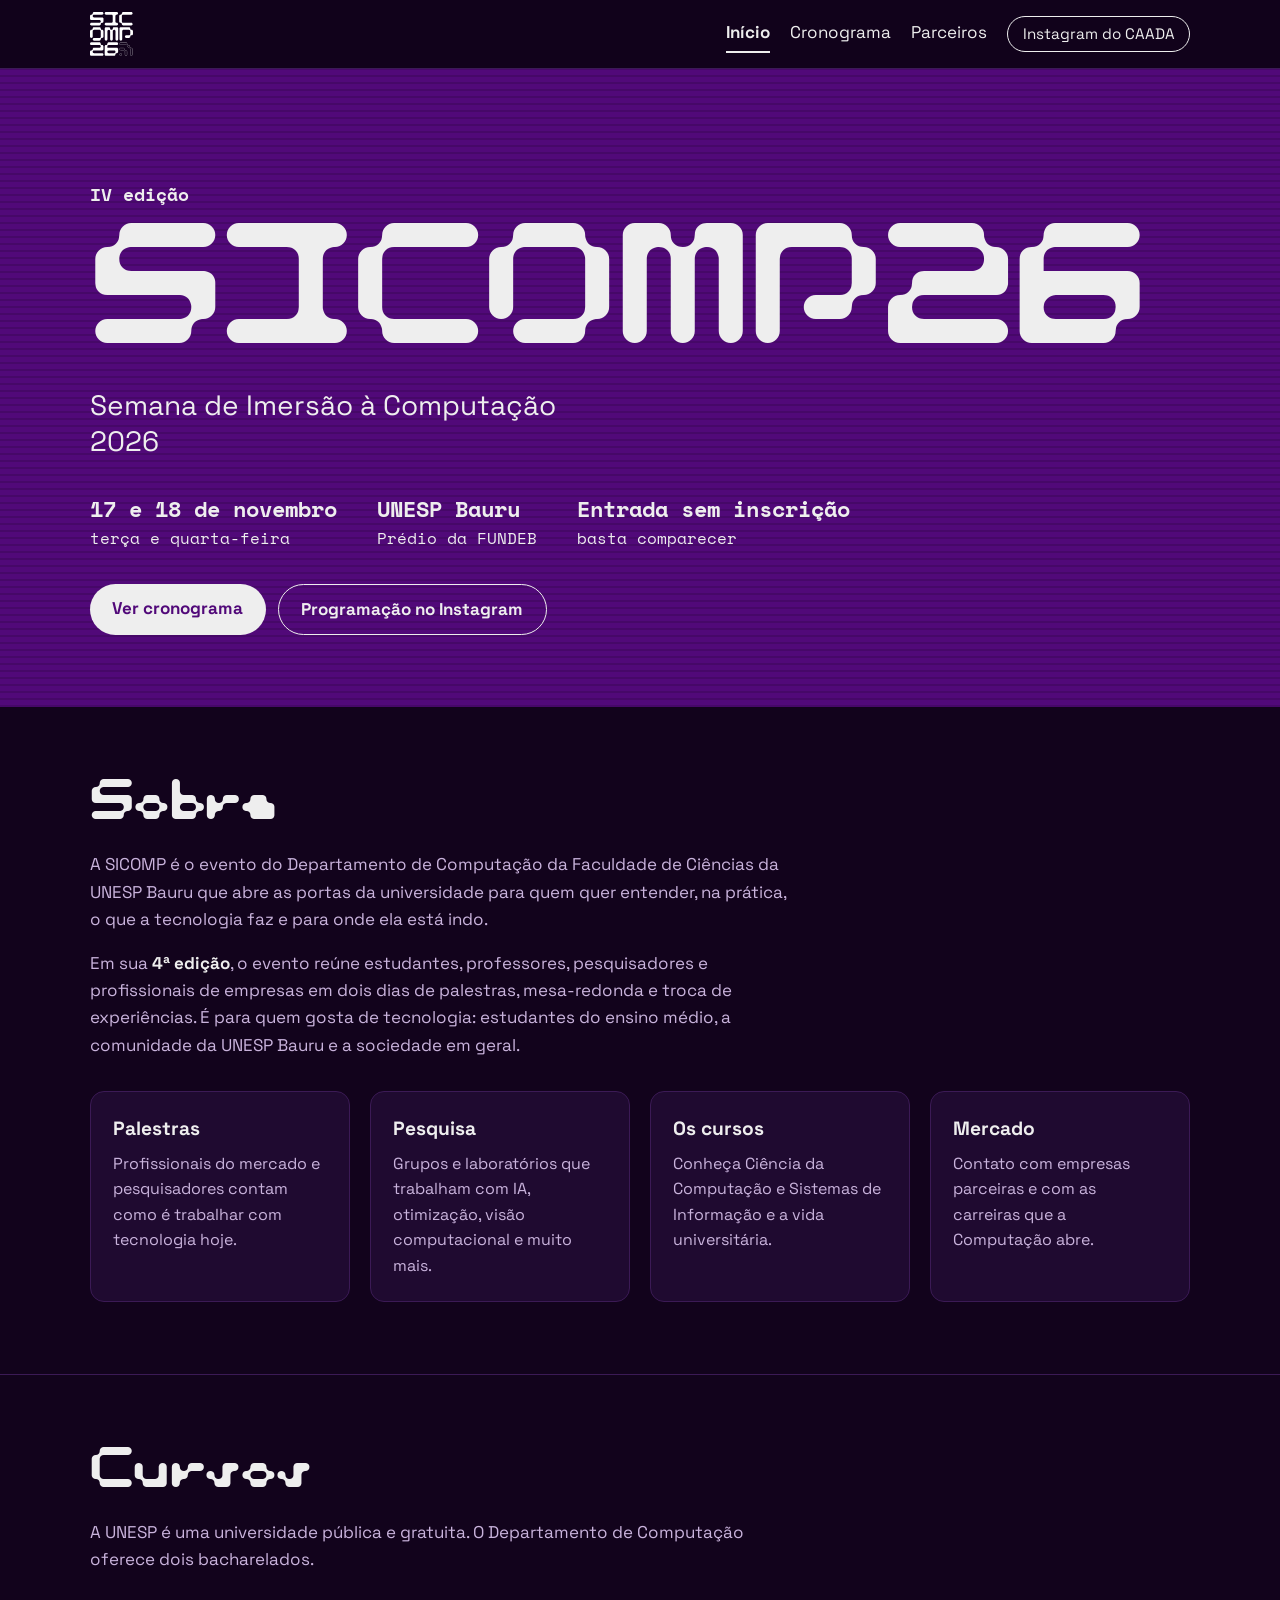
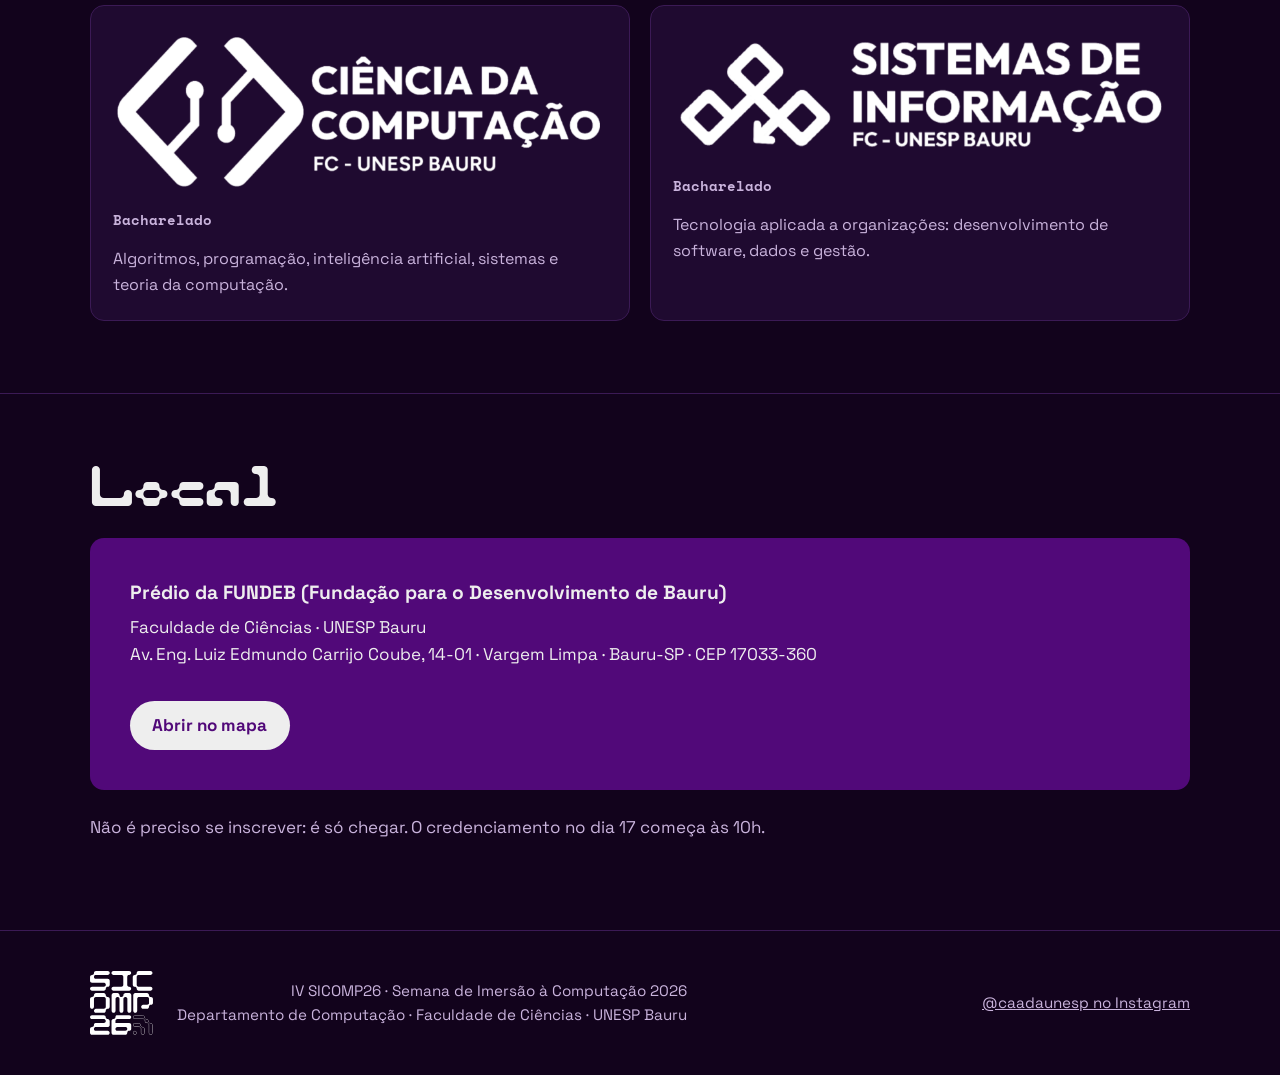
<file: index.html>
<!doctype html>
<html lang="pt-BR"><head><meta charset="utf-8"><meta name="viewport" content="width=device-width,initial-scale=1">
<title>SICOMP26 · Semana de Imersão à Computação 2026</title><meta name="description" content="IV SICOMP26: 17 e 18 de novembro de 2026, UNESP Bauru. Palestras, pesquisa, cursos e mercado de Computação.">
<meta property="og:title" content="SICOMP26 · Semana de Imersão à Computação 2026"><meta property="og:description" content="IV SICOMP26: 17 e 18 de novembro de 2026, UNESP Bauru. Palestras, pesquisa, cursos e mercado de Computação."><meta name="theme-color" content="#510979">
<link rel="icon" href="assets/img/favicon.svg" type="image/svg+xml">
<link rel="preconnect" href="https://fonts.googleapis.com"><link rel="preconnect" href="https://fonts.gstatic.com" crossorigin>
<link rel="stylesheet" href="https://fonts.googleapis.com/css2?family=Space+Grotesk:wght@400;500;700&amp;family=Space+Mono:wght@400;700&amp;display=swap">
<link rel="stylesheet" href="style.css"></head><body>
<header><div class="wrap"><a class="marca" href="index.html" aria-label="SICOMP26 - página inicial"><img src="assets/img/logo_evento.svg" alt="SICOMP26" width="44" height="44"></a>
<nav aria-label="Principal"><a href="index.html" aria-current="page">Início</a><a href="cronograma.html">Cronograma</a><a href="parceiros.html">Parceiros</a><a class="ig" href="https://www.instagram.com/caadaunesp/" target="_blank" rel="noopener">Instagram do CAADA</a></nav></div></header>
<main><div class="hero"><div class="wrap"><p class="ed">IV edição</p><h1>SICOMP26</h1>
<p class="sub">Semana de Imersão à Computação 2026</p>
<div class="info"><span><b>17 e 18 de novembro</b>terça e quarta-feira</span><span><b>UNESP Bauru</b>Prédio da FUNDEB</span><span><b>Entrada sem inscrição</b>basta comparecer</span></div>
<div class="btns"><a class="btn" href="cronograma.html">Ver cronograma</a><a class="btn o" href="https://www.instagram.com/caadaunesp/" target="_blank" rel="noopener">Programação no Instagram</a></div></div></div>
<section><div class="wrap"><h2 class="q">Sobre</h2>
<p class="txt">A SICOMP é o evento do Departamento de Computação da Faculdade de Ciências da UNESP Bauru que abre as portas da universidade para quem quer entender, na prática, o que a tecnologia faz e para onde ela está indo.</p>
<p class="txt">Em sua <strong>4ª edição</strong>, o evento reúne estudantes, professores, pesquisadores e profissionais de empresas em dois dias de palestras, mesa-redonda e troca de experiências. É para quem gosta de tecnologia: estudantes do ensino médio, a comunidade da UNESP Bauru e a sociedade em geral.</p>
<div class="grid"><div class="card"><h3>Palestras</h3><p>Profissionais do mercado e pesquisadores contam como é trabalhar com tecnologia hoje.</p></div>
<div class="card"><h3>Pesquisa</h3><p>Grupos e laboratórios que trabalham com IA, otimização, visão computacional e muito mais.</p></div>
<div class="card"><h3>Os cursos</h3><p>Conheça Ciência da Computação e Sistemas de Informação e a vida universitária.</p></div>
<div class="card"><h3>Mercado</h3><p>Contato com empresas parceiras e com as carreiras que a Computação abre.</p></div></div></div></section>
<section><div class="wrap"><h2 class="q">Cursos</h2><p class="txt">A UNESP é uma universidade pública e gratuita. O Departamento de Computação oferece dois bacharelados.</p><div class="cursos" style="margin-top:2rem">
<div class="card"><img src="assets/img/comp.png" alt="Ciência da Computação - FC UNESP Bauru" width="765" height="257"><span class="tag">Bacharelado</span><p>Algoritmos, programação, inteligência artificial, sistemas e teoria da computação.</p></div>
<div class="card"><img src="assets/img/sis.png" alt="Sistemas de Informação - FC UNESP Bauru" width="723" height="193"><span class="tag">Bacharelado</span><p>Tecnologia aplicada a organizações: desenvolvimento de software, dados e gestão.</p></div></div></div></section>
<section><div class="wrap"><h2 class="q">Local</h2><div class="local"><h3>Prédio da FUNDEB (Fundação para o Desenvolvimento de Bauru)</h3><p>Faculdade de Ciências · UNESP Bauru<br>Av. Eng. Luiz Edmundo Carrijo Coube, 14-01 · Vargem Limpa · Bauru-SP · CEP 17033-360</p><div class="btns"><a class="btn" href="https://www.google.com/maps/search/?api=1&amp;query=FUNDEB+UNESP+Bauru+Av.+Eng.+Luiz+Edmundo+Carrijo+Coube+14-01" target="_blank" rel="noopener">Abrir no mapa</a></div></div>
<p class="txt" style="margin-top:1.5rem">Não é preciso se inscrever: é só chegar. O credenciamento no dia 17 começa às 10h.</p></div></section></main>
<footer><div class="wrap"><img src="assets/img/logo_evento.svg" alt="" width="64" height="64">
<p>IV SICOMP26 · Semana de Imersão à Computação 2026<br>Departamento de Computação · Faculdade de Ciências · UNESP Bauru</p>
<div><a href="https://www.instagram.com/caadaunesp/" target="_blank" rel="noopener">@caadaunesp no Instagram</a></div></div></footer></body></html>
</file>
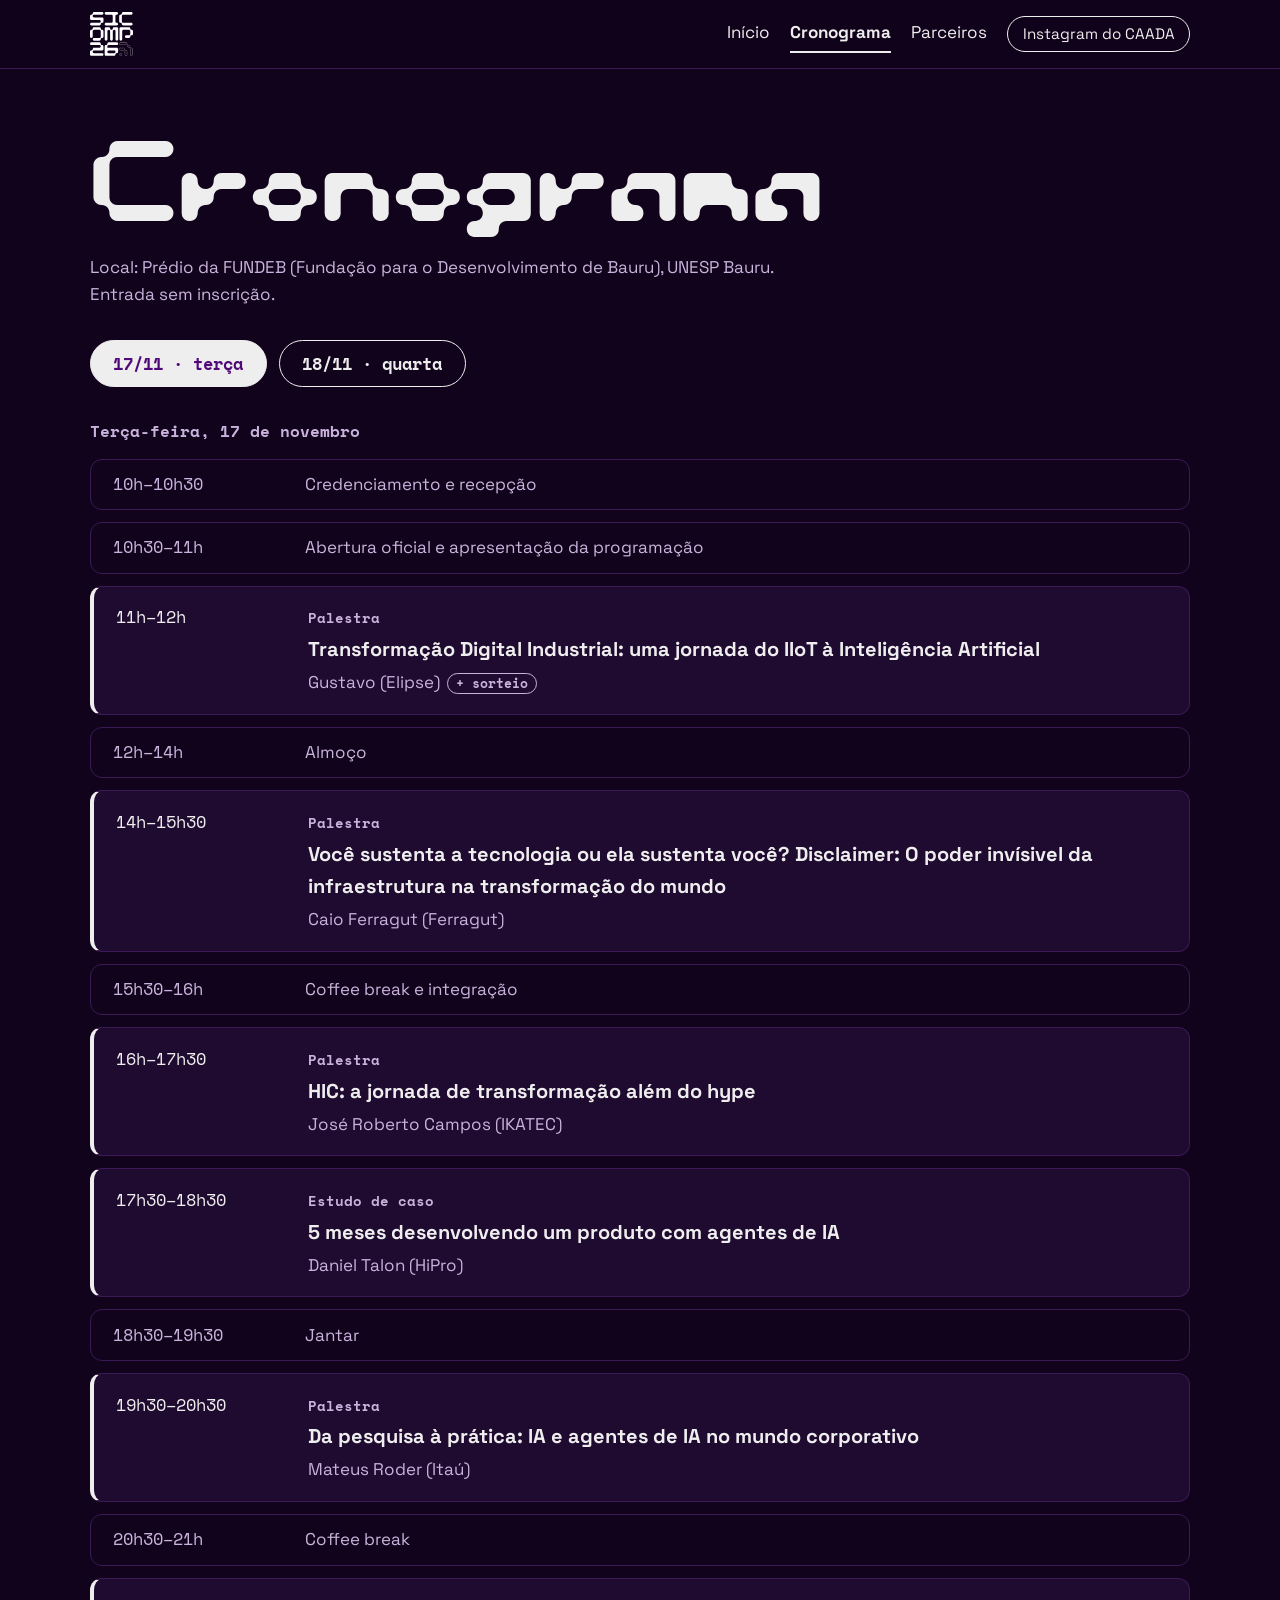
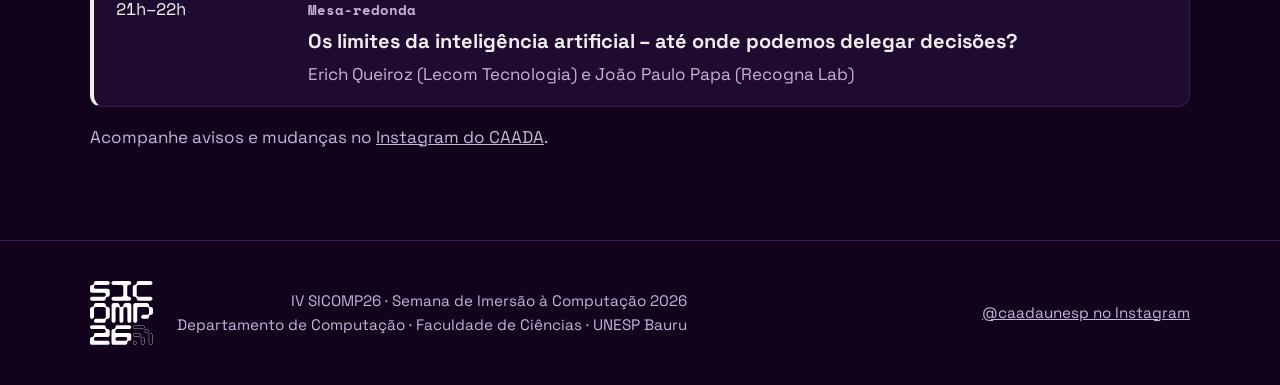
<file: cronograma.html>
<!doctype html>
<html lang="pt-BR">

<head>
    <meta charset="utf-8">
    <meta name="viewport" content="width=device-width,initial-scale=1">
    <title>Cronograma · SICOMP26</title>
    <meta name="description" content="Programação completa da IV SICOMP26: 17 e 18 de novembro de 2026, UNESP Bauru.">
    <meta property="og:title" content="Cronograma · SICOMP26">
    <meta property="og:description" content="Programação completa da IV SICOMP26: 17 e 18 de novembro de 2026, UNESP Bauru.">
    <meta name="theme-color" content="#510979">
    <link rel="icon" href="assets/img/favicon.svg" type="image/svg+xml">
    <link rel="preconnect" href="https://fonts.googleapis.com">
    <link rel="preconnect" href="https://fonts.gstatic.com" crossorigin>
    <link rel="stylesheet" href="https://fonts.googleapis.com/css2?family=Space+Grotesk:wght@400;500;700&amp;family=Space+Mono:wght@400;700&amp;display=swap">
    <link rel="stylesheet" href="style.css">
</head>

<body>
    <header>
        <div class="wrap">
            <a class="marca" href="index.html" aria-label="SICOMP26 - página inicial"><img src="assets/img/logo_evento.svg" alt="SICOMP26" width="44" height="44"></a>
            <nav aria-label="Principal"><a href="index.html">Início</a><a href="cronograma.html" aria-current="page">Cronograma</a><a href="parceiros.html">Parceiros</a><a class="ig" href="https://www.instagram.com/caadaunesp/" target="_blank" rel="noopener">Instagram do CAADA</a></nav>
        </div>
    </header>
    <main>
        <section>
            <div class="wrap">
                <h1 style="font-size:clamp(2.5rem,10vw,6rem);margin-bottom:1rem">Cronograma</h1>
                <p class="txt" style="margin-bottom:2rem">Local: Prédio da FUNDEB (Fundação para o Desenvolvimento de Bauru), UNESP Bauru. Entrada sem inscrição.</p>
                <div class="dias" role="tablist" aria-label="Dia do evento">
                    <button role="tab" id="t17" aria-selected="true" aria-controls="d17">17/11 · terça</button>
                    <button role="tab" id="t18" aria-selected="false" aria-controls="d18">18/11 · quarta</button>
                </div>
                <div class="dia" id="d17" role="tabpanel" aria-labelledby="t17">
                    <h2>Terça-feira, 17 de novembro</h2>
                    <div class="slot pausa">
                        <time>10h–10h30</time>
                        <div>Credenciamento e recepção</div>
                    </div>
                    <div class="slot pausa">
                        <time>10h30–11h</time>
                        <div>Abertura oficial e apresentação da programação</div>
                    </div>
                    <div class="slot">
                        <time>11h–12h</time>
                        <div><span class="k">Palestra</span>
                            <h3>Transformação Digital Industrial: uma jornada do IIoT à Inteligência Artificial</h3>
                            <p>Gustavo (Elipse)<span class="on">+ sorteio</span></p>
                        </div>
                    </div>
                    <div class="slot pausa">
                        <time>12h–14h</time>
                        <div>Almoço</div>
                    </div>
                    <div class="slot">
                        <time>14h–15h30</time>
                        <div><span class="k">Palestra</span>
                            <h3>Você sustenta a tecnologia ou ela sustenta você? Disclaimer: O poder invísivel da infraestrutura na transformação do mundo </h3>
                            <p>Caio Ferragut (Ferragut)</p>
                        </div>
                    </div>
                    <div class="slot pausa">
                        <time>15h30–16h</time>
                        <div>Coffee break e integração</div>
                    </div>
                    <div class="slot">
                        <time>16h–17h30</time>
                        <div><span class="k">Palestra</span>
                            <h3>HIC: a jornada de transformação além do hype</h3>
                            <p>José Roberto Campos (IKATEC)</p>
                        </div>
                    </div>
                    <div class="slot">
                        <time>17h30–18h30</time>
                        <div><span class="k">Estudo de caso</span>
                            <h3>5 meses desenvolvendo um produto com agentes de IA</h3>
                            <p>Daniel Talon (HiPro)</p>
                        </div>
                    </div>
                    <div class="slot pausa">
                        <time>18h30–19h30</time>
                        <div>Jantar</div>
                    </div>
                    <div class="slot">
                        <time>19h30–20h30</time>
                        <div><span class="k">Palestra</span>
                            <h3>Da pesquisa à prática: IA e agentes de IA no mundo corporativo</h3>
                            <p>Mateus Roder (Itaú)</p>
                        </div>
                    </div>
                    <div class="slot pausa">
                        <time>20h30–21h</time>
                        <div>Coffee break</div>
                    </div>
                    <div class="slot">
                        <time>21h–22h</time>
                        <div><span class="k">Mesa-redonda</span>
                            <h3>Os limites da inteligência artificial – até onde podemos delegar decisões?</h3>
                            <p>Erich Queiroz (Lecom Tecnologia) e João Paulo Papa (Recogna Lab)</p>
                        </div>
                    </div>
                </div>
                <div class="dia" id="d18" role="tabpanel" aria-labelledby="t18">
                    <h2>Quarta-feira, 18 de novembro</h2>
                    <div class="slot">
                        <time>8h30–11h30</time>
                        <div><span class="k">Visita</span>
                            <h3>Estudantes do ensino médio visitam o departamento</h3></div>
                    </div>
                    <div class="slot pausa">
                        <time>12h–14h</time>
                        <div>Almoço</div>
                    </div>
                    <div class="slot">
                        <time>14h–15h30</time>
                        <div><span class="k">Palestra</span>
                            <h3>Feminismo de Dados: viés algorítmico e representatividade trans em IA</h3>
                            <p>Luísa Leona Cattai <span class="on">online</span></p>
                        </div>
                    </div>
                    <div class="slot pausa">
                        <time>15h30–16h</time>
                        <div>Coffee break e integração</div>
                    </div>
                    <div class="slot">
                        <time>16h–18h</time>
                        <div><span class="k">Palestra</span>
                            <h3>IA aplicada a negócios</h3>
                            <p>André (VOCKAN)<span class="on">+ sorteio</span></p>
                        </div>
                    </div>
                    <div class="slot pausa">
                        <time>18h–19h30</time>
                        <div>Jantar</div>
                    </div>
                    <div class="slot">
                        <time>19h30–20h30</time>
                        <div><span class="k">Palestra</span>
                            <h3>Survival Horror: há 15 anos tentando manter um estúdio indie vivo</h3>
                            <p>Felipe Cancian (Mother Gaia)</p>
                        </div>
                    </div>
                    <div class="slot pausa">
                        <time>20h30–21h</time>
                        <div>Coffee break</div>
                    </div>
                    <div class="slot">
                        <time>21h–21h40</time>
                        <div><span class="k">Palestra</span>
                            <h3>Como é trabalhar com Cloud, DevOps e Infraestrutura na prática</h3>
                            <p>Gabriela Marculino <span class="on">online</span></p>
                        </div>
                    </div>
                    <div class="slot pausa">
                        <time>21h40–22h</time>
                        <div>Agradecimentos, avaliação e encerramento</div>
                    </div>
                </div>
                <p class="txt">Acompanhe avisos e mudanças no <a href="https://www.instagram.com/caadaunesp/" target="_blank" rel="noopener">Instagram do CAADA</a>.</p>
            </div>
        </section>
    </main>
    <footer>
        <div class="wrap"><img src="assets/img/logo_evento.svg" alt="" width="64" height="64">
            <p>IV SICOMP26 · Semana de Imersão à Computação 2026
                <br>Departamento de Computação · Faculdade de Ciências · UNESP Bauru</p>
            <div><a href="https://www.instagram.com/caadaunesp/" target="_blank" rel="noopener">@caadaunesp no Instagram</a></div>
        </div>
    </footer>
    <script>
        (function(){var d=["17","18"],t={},p={};d.forEach(function(x){t[x]=document.getElementById("t"+x);p[x]=document.getElementById("d"+x)});
        function show(x){d.forEach(function(y){var on=y===x;p[y].hidden=!on;t[y].setAttribute("aria-selected",on);t[y].tabIndex=on?0:-1});}
        d.forEach(function(x){t[x].addEventListener("click",function(){show(x);history.replaceState(null,"","#"+x)})});
        var h=location.hash.slice(1),n=new Date(),hoje=(n.getFullYear()===2026&&n.getMonth()===10&&n.getDate()===18)?"18":"17";
        show(d.indexOf(h)>-1?h:hoje);})();
    </script>
</body>

</html>
</file>
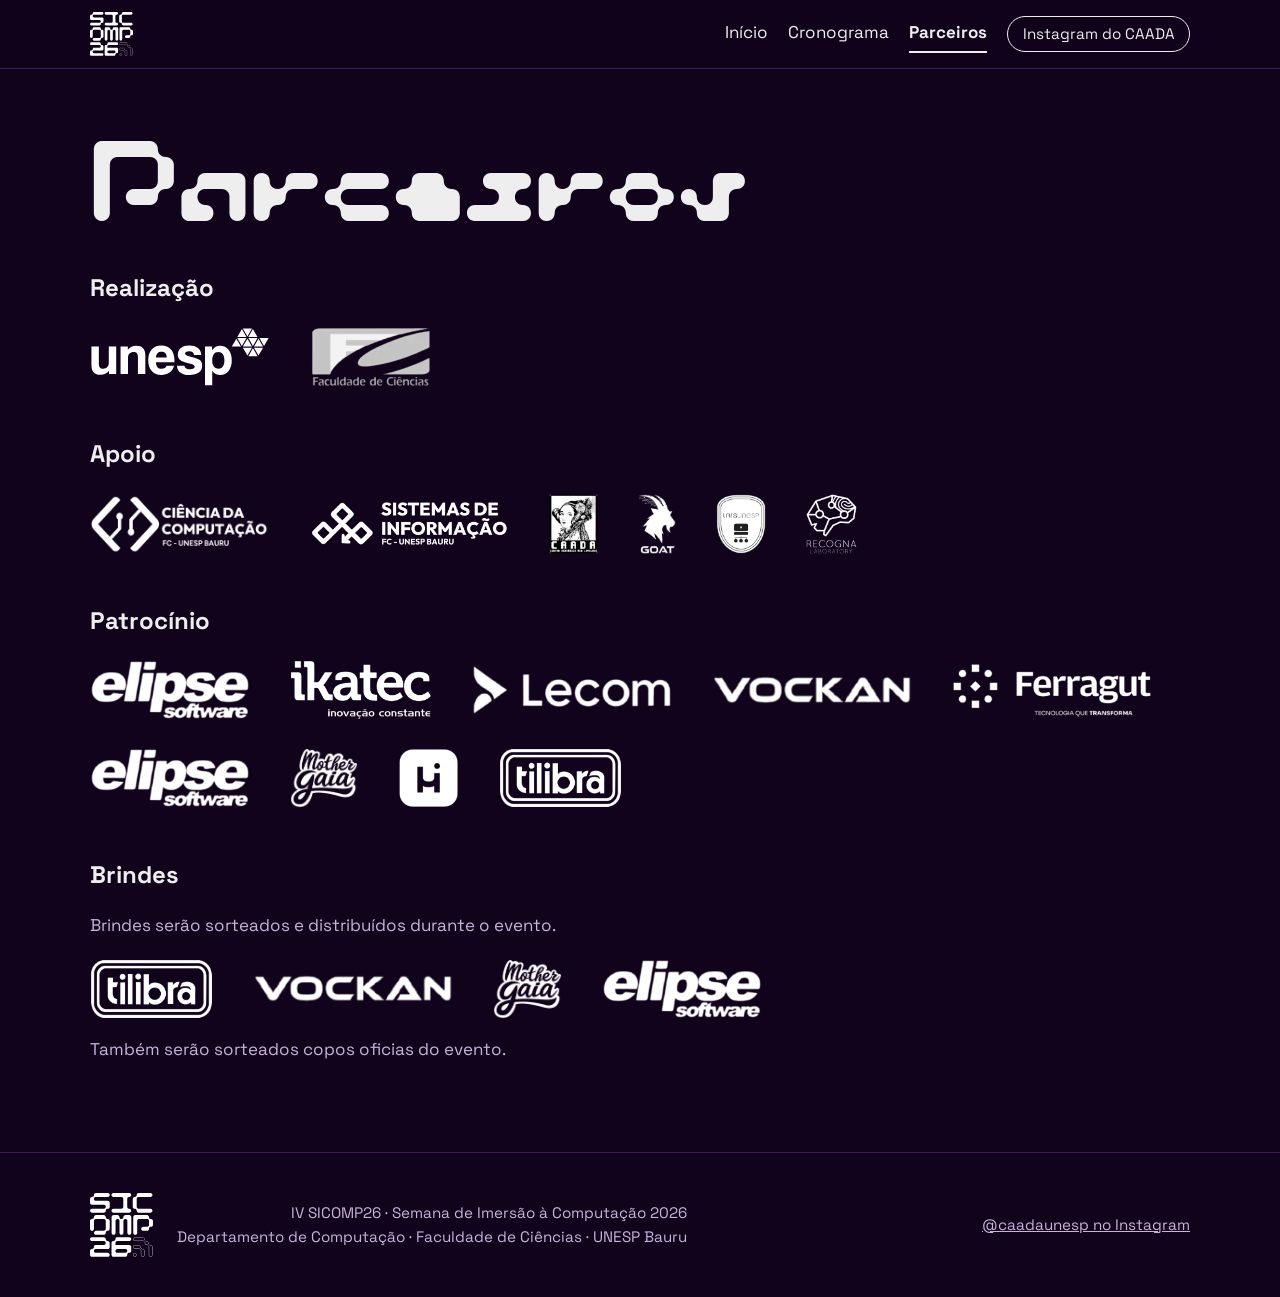
<file: parceiros.html>
<!doctype html>
<html lang="pt-BR">

<head>
    <meta charset="utf-8">
    <meta name="viewport" content="width=device-width,initial-scale=1">
    <title>Parceiros · SICOMP26</title>
    <meta name="description" content="Realização, apoio e patrocínio da IV SICOMP26.">
    <meta property="og:title" content="Parceiros · SICOMP26">
    <meta property="og:description" content="Realização, apoio e patrocínio da IV SICOMP26.">
    <meta name="theme-color" content="#510979">
    <link rel="icon" href="assets/img/favicon.svg" type="image/svg+xml">
    <link rel="preconnect" href="https://fonts.googleapis.com">
    <link rel="preconnect" href="https://fonts.gstatic.com" crossorigin>
    <link rel="stylesheet" href="https://fonts.googleapis.com/css2?family=Space+Grotesk:wght@400;500;700&amp;family=Space+Mono:wght@400;700&amp;display=swap">
    <link rel="stylesheet" href="style.css">
</head>

<body>
    <header>
        <div class="wrap">
            <a class="marca" href="index.html" aria-label="SICOMP26 - página inicial"><img src="assets/img/logo_evento.svg" alt="SICOMP26" width="44" height="44"></a>
            <nav aria-label="Principal"><a href="index.html">Início</a><a href="cronograma.html">Cronograma</a><a href="parceiros.html" aria-current="page">Parceiros</a><a class="ig" href="https://www.instagram.com/caadaunesp/" target="_blank" rel="noopener">Instagram do CAADA</a></nav>
        </div>
    </header>
    <main>
        <section>
            <div class="wrap">
                <h1 style="font-size:clamp(2.5rem,10vw,6rem);margin-bottom:2rem">Parceiros</h1>
                <div class="bloco">
                    <h2>Realização</h2>
                    <div class="logos"><img src="assets/img/logo_unesp.svg" alt="UNESP" class="claro"><img src="assets/img/fc.png" alt="Faculdade de Ciências"></div>
                </div>
                <div class="bloco">
                    <h2>Apoio</h2>
                    <div class="logos"><img src="assets/img/comp.png" alt="Ciência da Computação - FC UNESP Bauru"><img src="assets/img/sis.png" alt="Sistemas de Informação - FC UNESP Bauru"><img src="assets/img/caada.png" alt="CAADA - Centro Acadêmico Ada Lovelace">
                        <img
                        src="assets/img/goat.png" alt="GOAT"><img src="assets/img/lars.png" alt="LARS UNESP"><img src="assets/img/recogna.png" alt="Recogna Laboratory"></div>
                </div>
                <div class="bloco">
                    <h2>Patrocínio</h2>
                    <div class="logos"><img src="assets/img/elipse.png" alt="Elipse Software">
                        <img src="assets/img/ikatec.png" alt="Ikatec">
                        <img src="assets/img/lecom.png" alt="Lecom">
                        <img src="assets/img/vockan.png" alt="Vockan">
                        <img src="assets/img/ferragut.png" alt="Ferragut">
                        <img src="assets/img/elipse.png" alt="Elipse">
                        <img src="assets/img/motherGaia.png" alt="Mother Gaia">
                        <img src="assets/img/hipro.png" alt="HiPro">
                        <img src="assets/img/tilibra.png" alt="Tilibra">
                </div>
                </div>
                <div class="bloco">
                    <h2>Brindes</h2>
                    <p class="txt">Brindes serão sorteados e distribuídos durante o evento.</p>
                    <div class="logos">
                        <img src="assets/img/tilibra.png" alt="Tilibra">
                        <img src="assets/img/vockan.png" alt="Vockan">
                        <img src="assets/img/motherGaia.png" alt="Mother Gaia">
                        <img src="assets/img/elipse.png" alt="Elipse">
                    </div>
                    <p class="txt">Também serão sorteados copos oficias do evento.</p>
                </div>
            </div>
        </section>
    </main>
    <footer>
        <div class="wrap"><img src="assets/img/logo_evento.svg" alt="" width="64" height="64">
            <p>IV SICOMP26 · Semana de Imersão à Computação 2026
                <br>Departamento de Computação · Faculdade de Ciências · UNESP Bauru</p>
            <div><a href="https://www.instagram.com/caadaunesp/" target="_blank" rel="noopener">@caadaunesp no Instagram</a></div>
        </div>
    </footer>
</body>

</html>
</file>
<file: style.css>
@font-face {
  font-family: Quanx;
  src: url(assets/fonts/Quanx.ttf) format("truetype");
  font-display: swap;
}
:root {
  --roxo: #510979;
  --noite: #12031c;
  --painel: #1f0a30;
  --branco: #eeeeee;
  --suave: #c9b3dc;
  --linha: #3b1a55;
  --titulo: Quanx, "Space Grotesk", sans-serif;
  --corpo: "Space Grotesk", system-ui, sans-serif;
  --mono: "Space Mono", ui-monospace, monospace;
}
* {
  box-sizing: border-box;
}
html {
  scroll-behavior: smooth;
}
body {
  margin: 0;
  background: var(--noite);
  color: var(--branco);
  font: 400 1.0625rem/1.6 var(--corpo);
}
a {
  color: inherit;
}
img {
  max-width: 100%;
  display: block;
}
:focus-visible {
  outline: 3px solid var(--branco);
  outline-offset: 3px;
}
.wrap {
  width: min(1100px, 100% - 2.5rem);
  margin-inline: auto;
}
header {
  border-bottom: 1px solid var(--linha);
  position: sticky;
  top: 0;
  background: rgba(18, 3, 28, 0.94);
  backdrop-filter: blur(8px);
  z-index: 5;
}
header .wrap {
  display: flex;
  align-items: center;
  gap: 1.5rem;
  min-height: 68px;
}
.marca img {
  height: 44px;
  width: auto;
}
nav {
  display: flex;
  gap: 1.25rem;
  margin-left: auto;
  align-items: center;
  flex-wrap: wrap;
}
nav a {
  text-decoration: none;
  padding: 0.25rem 0;
  border-bottom: 2px solid transparent;
}
nav a[aria-current="page"] {
  border-color: var(--branco);
  font-weight: 700;
}
nav a:hover {
  border-color: var(--suave);
}
.ig {
  border: 1.5px solid var(--branco);
  border-radius: 999px;
  padding: 0.3rem 0.9rem !important;
  font-size: 0.95rem;
}
.ig:hover {
  background: var(--branco);
  color: var(--roxo);
}
.hero {
  background: var(--roxo);
  position: relative;
  overflow: hidden;
  padding: clamp(3rem, 9vw, 7rem) 0 clamp(2.5rem, 6vw, 4.5rem);
}
.hero::before {
  content: "";
  position: absolute;
  inset: 0;
  background: repeating-linear-gradient(
    0deg,
    rgba(0, 0, 0, 0.14) 0 2px,
    transparent 2px 7px
  );
  pointer-events: none;
}
.hero .wrap {
  position: relative;
}
.ed {
  font: 700 1.1rem var(--mono);
  margin: 0 0 1rem;
}
h1,
h2.q {
  font-family: var(--titulo);
  font-weight: 400;
  line-height: 1;
  margin: 0;
  letter-spacing: 0.01em;
}
h1 {
  font-size: min(9rem, calc((100vw - 2.5rem) / 7.6));
  white-space: nowrap;
}
section h1 {
  font-size: min(6rem, calc((100vw - 2.5rem) / 9.6)) !important;
  white-space: nowrap;
}
.sub {
  font-size: clamp(1.2rem, 3vw, 1.75rem);
  margin: 1.25rem 0 2rem;
  max-width: 30ch;
  line-height: 1.3;
}
.info {
  display: flex;
  flex-wrap: wrap;
  gap: 0.75rem 2.5rem;
  font-family: var(--mono);
  font-size: 1rem;
}
.info b {
  display: block;
  font-size: 1.35rem;
}
.btns {
  display: flex;
  gap: 0.75rem;
  flex-wrap: wrap;
  margin-top: 2rem;
}
.btn {
  display: inline-block;
  padding: 0.7rem 1.4rem;
  border-radius: 999px;
  text-decoration: none;
  font-weight: 700;
  background: var(--branco);
  color: var(--roxo);
}
.btn.o {
  background: none;
  color: var(--branco);
  border: 1.5px solid var(--branco);
}
.btn:hover {
  transform: translateY(-2px);
}
section {
  padding: clamp(2.5rem, 6vw, 4.5rem) 0;
}
section + section {
  border-top: 1px solid var(--linha);
}
h2.q {
  font-size: clamp(1.5rem, 5.5vw, 3rem);
  margin-bottom: 1.5rem;
}
h3 {
  font-size: 1.2rem;
  margin: 0 0 0.35rem;
}
.txt {
  max-width: 64ch;
  color: var(--suave);
}
.txt strong {
  color: var(--branco);
}
.grid {
  display: grid;
  gap: 1.25rem;
  grid-template-columns: repeat(auto-fit, minmax(230px, 1fr));
  margin-top: 2rem;
}
.card {
  background: var(--painel);
  border: 1px solid var(--linha);
  border-radius: 14px;
  padding: 1.4rem;
}
.card p {
  margin: 0;
  color: var(--suave);
  font-size: 1rem;
}
.cursos {
  display: grid;
  gap: 1.25rem;
  grid-template-columns: repeat(auto-fit, minmax(300px, 1fr));
}
.cursos .card {
  display: flex;
  flex-direction: column;
  gap: 1rem;
}
.cursos img {
  height: auto;
  width: auto;
  max-width: 100%;
}
.tag {
  font: 700 0.85rem var(--mono);
  color: var(--suave);
}
.local {
  background: var(--roxo);
  border-radius: 14px;
  padding: clamp(1.5rem, 4vw, 2.5rem);
}
.local p {
  margin: 0.25rem 0;
}
.dias {
  display: flex;
  gap: 0.75rem;
  margin-bottom: 2rem;
  flex-wrap: wrap;
}
.dias button {
  font: 700 1.05rem var(--mono);
  background: none;
  color: var(--branco);
  border: 1.5px solid var(--branco);
  border-radius: 999px;
  padding: 0.6rem 1.4rem;
  cursor: pointer;
}
.dias button[aria-selected="true"] {
  background: var(--branco);
  color: var(--roxo);
}
.dia h2 {
  font: 700 1rem var(--mono);
  color: var(--suave);
  margin: 0 0 1rem;
}
.slot {
  display: grid;
  grid-template-columns: 11rem 1fr;
  gap: 1rem;
  padding: 1.1rem 1.4rem;
  margin-bottom: 0.75rem;
  border: 1px solid var(--linha);
  border-radius: 12px;
}
.slot time {
  font: 400 1.05rem var(--mono);
}
.slot.pausa {
  padding-block: 0.7rem;
  color: var(--suave);
}
.slot:not(.pausa) {
  background: var(--painel);
  border-left: 4px solid var(--branco);
}
.slot .k {
  font: 700 0.85rem var(--mono);
  color: var(--suave);
}
.slot h3 {
  margin: 0.1rem 0 0.25rem;
  font-size: 1.25rem;
}
.slot p {
  margin: 0;
  color: var(--suave);
}
.on {
  font: 700 0.8rem var(--mono);
  border: 1px solid var(--suave);
  border-radius: 999px;
  padding: 0 0.5rem;
  margin-left: 0.4rem;
}
.logos {
  display: flex;
  flex-wrap: wrap;
  gap: 1.75rem 2.5rem;
  align-items: center;
  margin: 1.25rem 0 0;
}
.logos img {
  height: clamp(42px, 6vw, 60px);
  width: auto;
  max-width: 200px;
  object-fit: contain;
}
.logos .claro {
  filter: brightness(0) invert(1);
}
.bloco + .bloco {
  margin-top: 3rem;
}
.bloco h2 {
  font-size: 1.5rem;
  margin: 0;
}
footer {
  border-top: 1px solid var(--linha);
  padding: 2.5rem 0;
  color: var(--suave);
  font-size: 0.95rem;
}
footer .wrap {
  display: flex;
  gap: 1.5rem;
  align-items: center;
  flex-wrap: wrap;
}
footer img {
  height: 64px;
  width: auto;
}
footer p {
  margin: 0;
}
footer div {
  margin-left: auto;
  text-align: right;
}
@media (max-width: 640px) {
  .slot {
    grid-template-columns: 1fr;
    gap: 0.25rem;
  }
  .hero {
    padding-top: 2.5rem;
  }
  nav {
    gap: 0.9rem;
    font-size: 0.95rem;
  }
  footer div {
    margin: 0;
    text-align: left;
  } 
  header .wrap {
    flex-wrap: wrap;
    gap: 0.25rem 1.25rem;
    padding-block: 0.6rem;
    min-height: 0;
  }
  header .wrap::after {
    content: "";
    order: 3;
    flex-basis: 100%;
    height: 0;
  }
  nav {
    display: contents;
  }
  .marca {
    order: 1;
  }
  .ig {
    order: 2;
    margin-left: auto;
  }
  nav a:not(.ig) {
    order: 4;
  }
}
@media (prefers-reduced-motion: reduce) {
  * {
    scroll-behavior: auto !important;
    transition: none !important;
  }
  .btn:hover {
    transform: none;
  }
}
</file>
